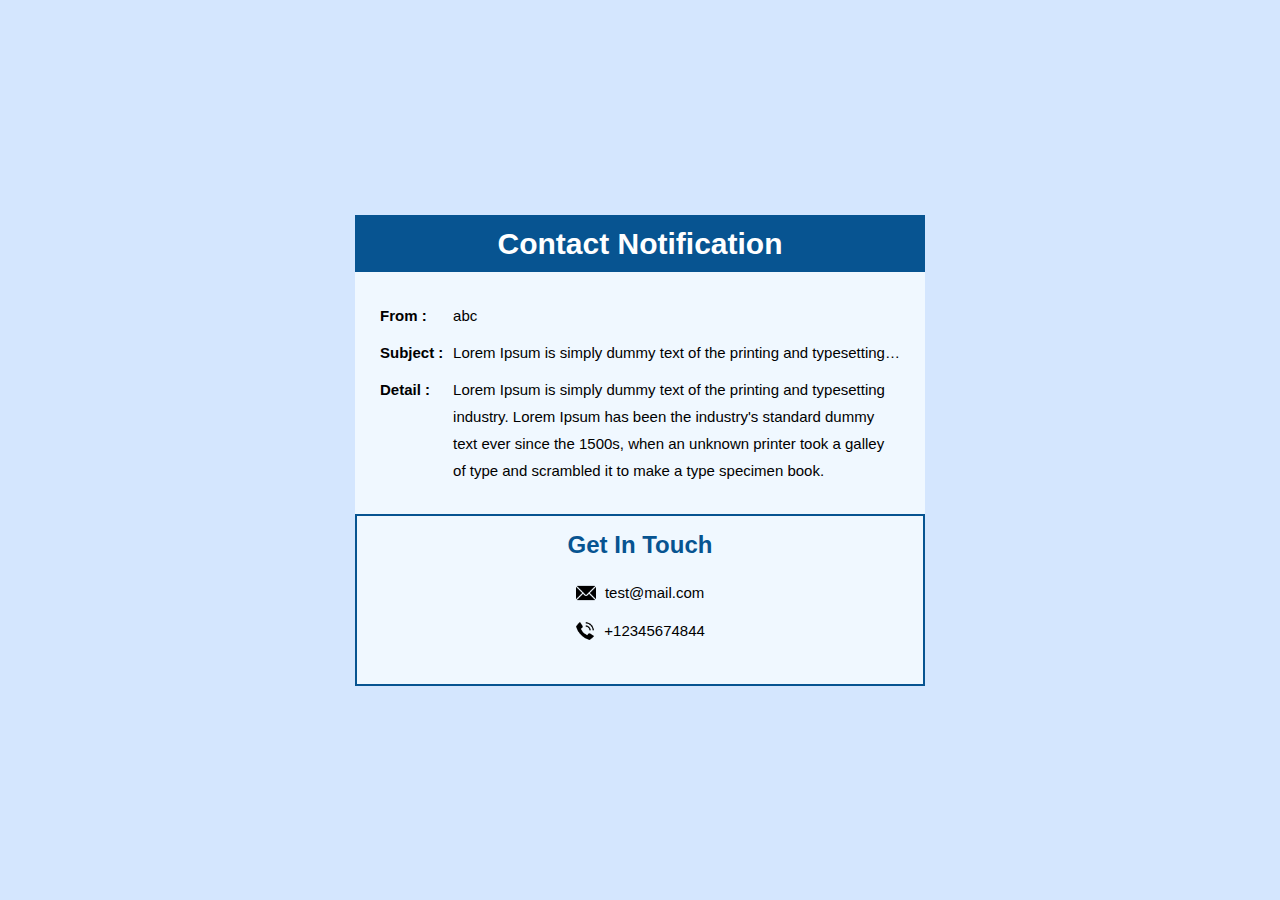
<file: User Email form template/index.html>
<!DOCTYPE html>
<html>
<head>
	<meta charset="utf-8" />
	<meta name="viewport" content="width=device-width, initial-scale=1" />
	<title>Email From Template</title>
</head>

<body style="font-size: 15px; line-height: 27px; font-weight: 500; font-family: sans-serif; box-sizing: border-box; margin: 0; padding: 0;">
	<div class="email-template-div" style="background-color: #d4e6fe; min-height: 100vh; display: flex; width: 100%; justify-content: center; align-items: center; box-sizing: border-box;"> 
		<div class="container" style="width: 100%; max-width: 600px; height: auto; margin: 0 auto; padding: 0 15px; box-sizing: border-box;">
			<div class="email-template-div-info" style="background-color: aliceblue; box-sizing: border-box;">
				<div class="title" style="text-align: center; background-color: #075491; padding: 15px 0px !important; box-sizing: border-box;line-height: inherit;">
					<h1 style="margin:0px;color: #ffffff;">Contact Notification</h1>
				</div>
				<div class="common-padding" style="padding: 30px 0; box-sizing: border-box;">
					<div class="sender-info flex" style="padding: 0 25px; width: 100%; box-sizing: border-box;">
						<div style="display: flex;">
							<label for="from" style="width: 85px; margin-bottom: 10px; font-weight: 600; color: #000;">From : </label>
							<label class="field" for="name" style="width: 100%; color: #000000;"> abc </label>
						</div>

						<div style="display: flex;">
							<label for="subject" style="width: 85px; margin-bottom: 10px; font-weight: 600; color: #000; "> Subject : </label>
						<label class="field subject" for="subject" style="width: 100%; color: #000000; white-space: nowrap; overflow: hidden; text-overflow: ellipsis;"> Lorem Ipsum is simply dummy text of the printing and typesetting industry. </label>
						</div>

						<div style="display: flex;">
							<label for="detail" style="width: 85px; margin-bottom: 10px; font-weight: 600; color: #000;"> Detail : </label>
						<label class="field" for="detail" style="width: 100%; color: #000000;">
							Lorem Ipsum is simply dummy text of the printing and typesetting industry. Lorem Ipsum has been the industry's standard dummy text ever since the 1500s, when an unknown printer took a galley of type and
							scrambled it to make a type specimen book.
						</label>
						</div>
					</div>
				</div>
				<div class="contact-filed" style="text-align: center; box-sizing: border-box; border: 2px solid #075491;">
					<div class="title" style="text-align: center; color: #075491; padding: 15px 0px;  box-sizing: border-box;">
						<h3 style="font-size: 24px; margin:0px;">Get In Touch</h3>
					</div>
					<div class="common-padding" style="padding: 5px 0px 30px 0px; box-sizing: border-box;">
						<div style="margin-bottom: 10px; text-align: center;">
							<img src="email.png" alt="email" style="width: 20px; margin-right: 5px; position: relative; top: 5px;"> 
							<a href="mailto:test@mail.com" style="text-decoration: none !important; color: #000000 !important;"> test@mail.com 
							</a>
						</div>
						<div style="margin-bottom: 10px; text-align: center">
							<img src="telephone-call.png" alt="call" style="width: 20px; margin-right: 5px; position: relative; top: 5px;"> 
							<a href="tel:12345674844" style="text-decoration: none !important; color: #000000 !important;"> +12345674844 
							</a>
						</div> 
					</div>
				</div>
			</div>
		</div>
	</div>
</body>
</html>
</file>
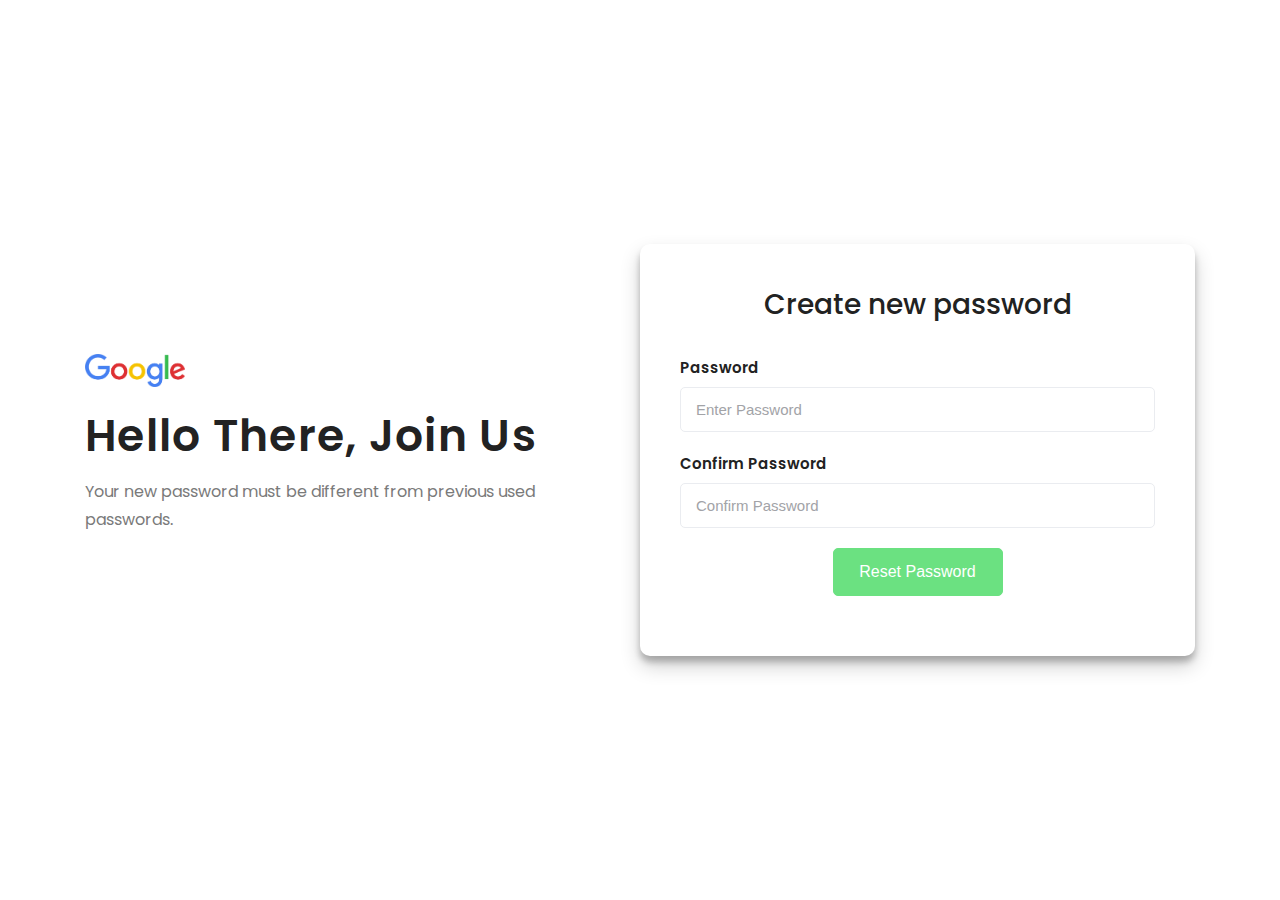
<file: change-password/change-password.html>
<!DOCTYPE html>
<html>
<head>
	<meta charset="utf-8">
	<meta name="viewport" content="width=device-width, initial-scale=1">
	<title> Change Password </title>
	<link rel="stylesheet" type="text/css" href="style.css">
	<link rel="stylesheet" href="https://stackpath.bootstrapcdn.com/font-awesome/4.7.0/css/font-awesome.min.css" />
	<link rel="preconnect" href="https://fonts.googleapis.com">
	<link rel="preconnect" href="https://fonts.gstatic.com" crossorigin>
	<link href="https://fonts.googleapis.com/css2?family=Dancing+Script:wght@400;500;600;700&family=Poppins:wght@100;200;300;500;600;800;900&display=swap" rel="stylesheet">
</head>
<body>

<div class="sign-up common-div">
   <div class="container">
	   	<div class="main-block grid">
			<div class="left-block">
				<div class="logo">
						<img src="images/logo.png" width="100px">
					</div>
				<div class="title">
					<h2> Hello There, Join Us </h2>
				</div>
				<div class="desc">
					<p class="common-para">Your new password must be different from previous used passwords.</p>
				</div>
			</div>
			<div class="right-block common-padding-inside-div">
				<div class="form-details">
					<div class="form-title">
						<h1> Create new password </h1>
					</div>
					
					<form>
					  	<div class="form-group">
						    <label for="password" class="field-title">Password</label>
						    <input type="password" class="input-field" placeholder="Enter Password"  required="">
					  	</div>
					  	<div class="form-group">
						    <label for="password" class="field-title">Confirm Password</label>
						    <input type="password" class="input-field" placeholder="Confirm Password"  required="">
					  	</div>
					  

					  	<div class="form-group common-button">			
					  		<button class="btn" type="submit"> Reset Password </button>
					  	</div>
					</form>

				</div>		
			</div>	
		</div>
	</div>
</div>



</body>
</html>
</file>
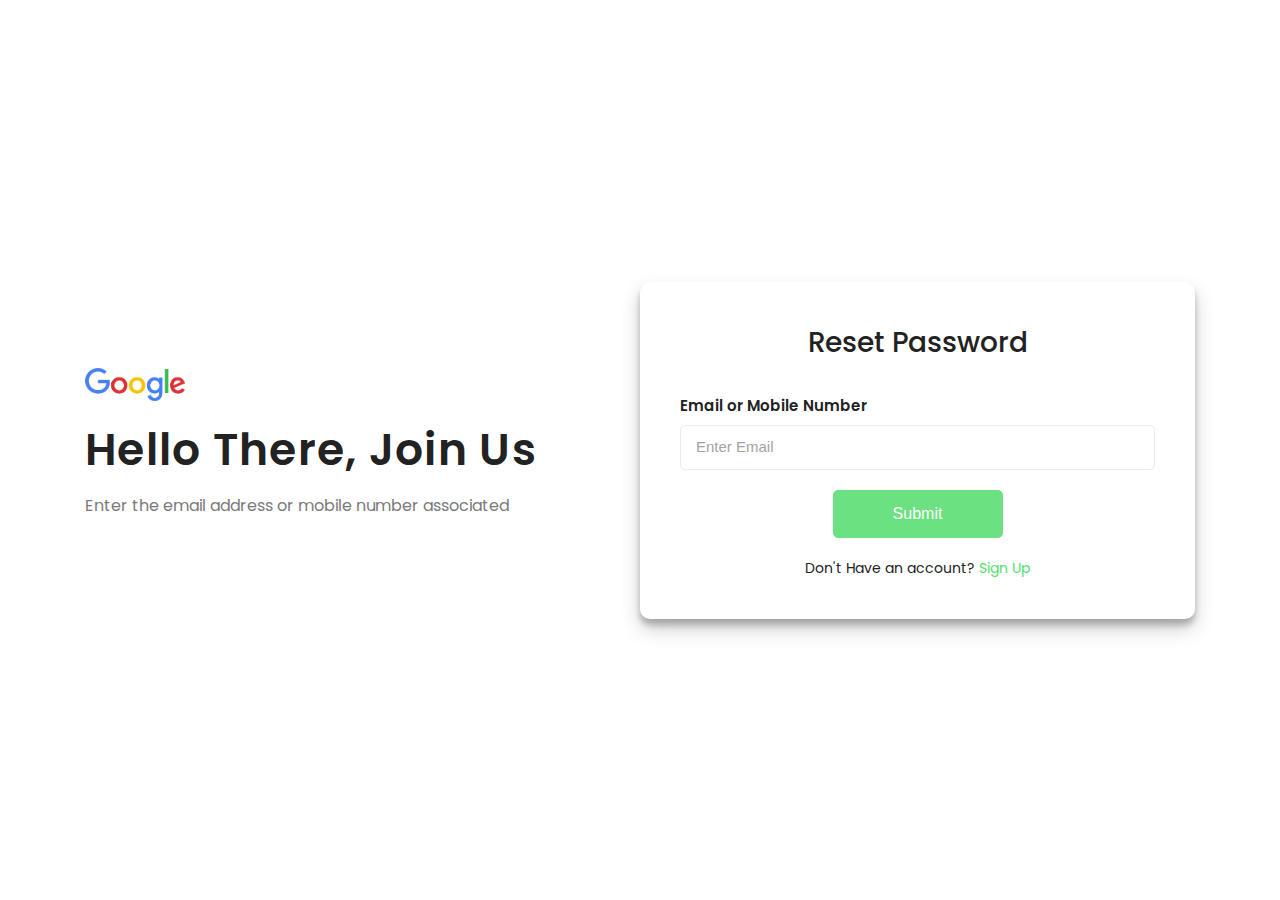
<file: forgot-password/forgot-password.html>
<!DOCTYPE html>
<html>
<head>
	<meta charset="utf-8">
	<meta name="viewport" content="width=device-width, initial-scale=1">
	<title> Forgot Password </title>
	<link rel="stylesheet" type="text/css" href="style.css">
	<link rel="stylesheet" href="https://stackpath.bootstrapcdn.com/font-awesome/4.7.0/css/font-awesome.min.css" />
	<link rel="preconnect" href="https://fonts.googleapis.com">
	<link rel="preconnect" href="https://fonts.gstatic.com" crossorigin>
	<link href="https://fonts.googleapis.com/css2?family=Dancing+Script:wght@400;500;600;700&family=Poppins:wght@100;200;300;500;600;800;900&display=swap" rel="stylesheet">
</head>
<body>

<div class="forgot-password common-div">
   <div class="container">
	   	<div class="main-block grid">
			<div class="left-block">
				<div class="logo">
						<img src="images/logo.png" width="100px">
					</div>
				<div class="title">
					<h2> Hello There, Join Us </h2>
				</div>
				<div class="desc">
					<p class="common-para"> Enter the email address or mobile number associated </p>
				</div>
			</div>
			<div class="right-block common-padding-inside-div">
				<div class="form-details">
					<div class="form-title">
						<h1> Reset Password </h1>
					</div>
					
					<form>
						<div class="form-group">
						    <label for="email" class="field-title">Email or Mobile Number</label>
						    <input type="text" class="input-field" placeholder="Enter Email"  required="">
					  	</div>	
					  	<div class="form-group common-button">			
					  		<button class="btn" type="submit"> Submit </button>
					  	</div>
					</form>

					<div class="small-text">
						Don't Have an account?  <a href="#" class="links"> Sign Up </a>
					</div>

				</div>		
			</div>	
		</div>
	</div>
</div>



</body>
</html>
</file>
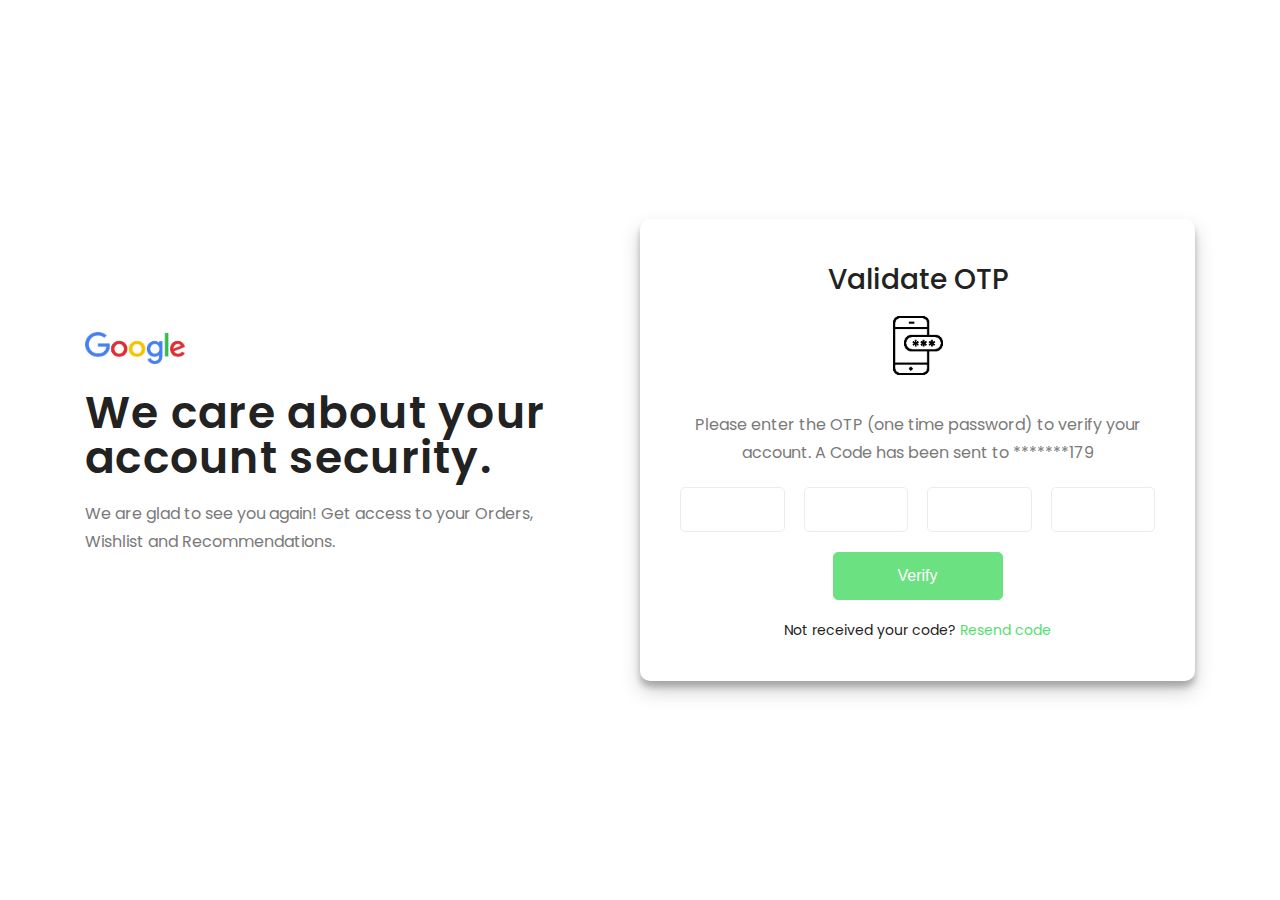
<file: otp-screen/otp-screen.html>
<!DOCTYPE html>
<html>
<head>
	<meta charset="utf-8">
	<meta name="viewport" content="width=device-width, initial-scale=1">
	<title> OTP </title>
	<link rel="stylesheet" type="text/css" href="style.css">
	<link rel="stylesheet" href="https://stackpath.bootstrapcdn.com/font-awesome/4.7.0/css/font-awesome.min.css" />
	<link rel="preconnect" href="https://fonts.googleapis.com">
	<link rel="preconnect" href="https://fonts.gstatic.com" crossorigin>
	<link href="https://fonts.googleapis.com/css2?family=Dancing+Script:wght@400;500;600;700&family=Poppins:wght@100;200;300;500;600;800;900&display=swap" rel="stylesheet">
</head>
<body>

<div class="otp common-div">
   <div class="container">
	   	<div class="main-block grid">
			<div class="left-block">
				<div class="logo">
						<img src="images/logo.png" width="100px">
					</div>
				<div class="title">
					<h2> We care about your account security. </h2>
				</div>
				<div class="desc">
					<p class="common-para"> We are glad to see you again! Get access to your Orders, Wishlist and Recommendations. </p>
				</div>
			</div>
			<div class="right-block common-padding-inside-div">
				<div class="form-details">
					<div class="form-title">
						<h1> Validate OTP </h1>
					</div>
					<div class="otp-img">
						<img src="images/otp-icon.png">
					</div>
					
					<form>
						<div class="desc">
							<p class="common-para"> Please enter the OTP (one time password) to verify your account. A Code has been sent to *******179 </p>
						</div>
						<div class="otp-screen flex">
							<div class="otp-box">
								   <input type="text" class="input-field" maxlength="1" required="" autocomplete="off">
							 </div>
							 <div class="otp-box">
								   <input type="text" class="input-field" maxlength="1" required="" autocomplete="off">
							 </div>	
							 <div class="otp-box">
								   <input type="text" class="input-field" maxlength="1" required="" autocomplete="off">
							 </div>	
							 <div class="otp-box">
								   <input type="text" class="input-field" maxlength="1" required="" autocomplete="off">
							 </div>		
						  </div>	

					  	<div class="form-group common-button">			
					  		<button class="btn" type="submit">  Verify </button>
					  	</div>
					</form>

					<div class="small-text">
						Not received your code?  <a href="#" class="links"> Resend code </a>
					</div>

				</div>		
			</div>	
		</div>
	</div>
</div>



</body>
</html>
</file>
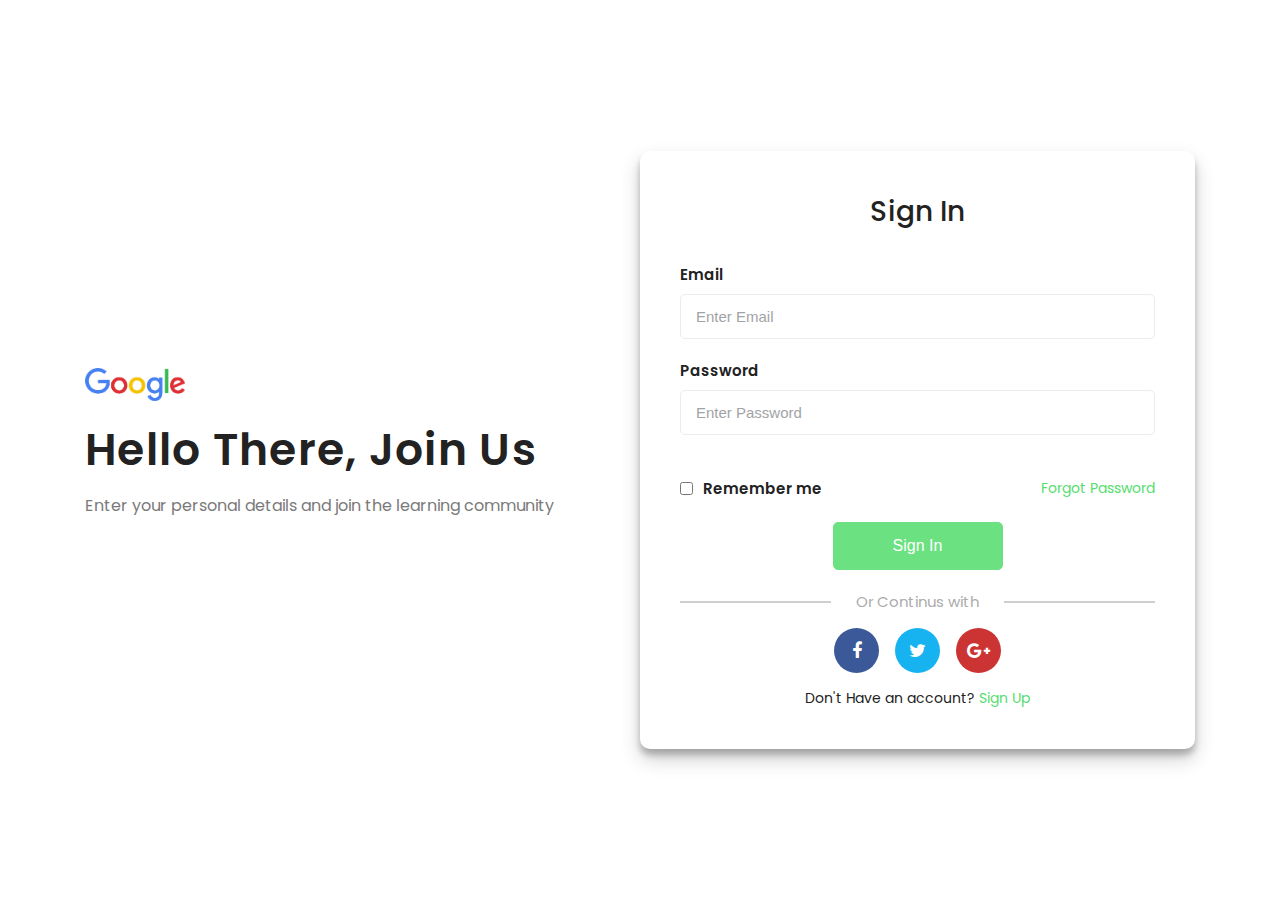
<file: sign-in/sign-in.html>
<!DOCTYPE html>
<html>
<head>
	<meta charset="utf-8">
	<meta name="viewport" content="width=device-width, initial-scale=1">
	<title> Sign Up </title>
	<link rel="stylesheet" type="text/css" href="style.css">
	<link rel="stylesheet" href="https://stackpath.bootstrapcdn.com/font-awesome/4.7.0/css/font-awesome.min.css" />
	<link rel="preconnect" href="https://fonts.googleapis.com">
	<link rel="preconnect" href="https://fonts.gstatic.com" crossorigin>
	<link href="https://fonts.googleapis.com/css2?family=Dancing+Script:wght@400;500;600;700&family=Poppins:wght@100;200;300;500;600;800;900&display=swap" rel="stylesheet">
</head>
<body>

<div class="sign-in common-div">
   <div class="container">
	   	<div class="main-block grid">
			<div class="left-block">
				<div class="logo">
						<img src="images/logo.png" width="100px">
					</div>
				<div class="title">
					<h2> Hello There, Join Us </h2>
				</div>
				<div class="desc">
					<p class="common-para"> Enter your personal details and join the learning community </p>
				</div>
			</div>
			<div class="right-block common-padding-inside-div">
				<div class="form-details">
					<div class="form-title">
						<h1> Sign In </h1>
					</div>
					
					<form>
						<div class="form-group">
						    <label for="email" class="field-title">Email</label>
						    <input type="email" class="input-field" placeholder="Enter Email"  required="">
					  	</div>	
					  	<div class="form-group">
						    <label for="password" class="field-title">Password</label>
						    <input type="password" class="input-field" placeholder="Enter Password"  required="">
					  	</div>
					  	<div class="remember-me-pass">
						  	<div class="form-check flex">
						  		<input name="acceptTerms" type="checkbox" class="form-check-input " value="true"  required="">
						  		<label class="form-check-label field-title">Remember me </label>
						  	</div>
						  	<div class="small-text">
								 <a href="" class="links"> Forgot Password </a>
							</div>
						</div>
					  	<div class="form-group common-button">			
					  		<button class="btn" type="submit"> Sign In </button>
					  	</div>
					</form>

					<div class="continue-with small-text"><span> Or Continus with </span> </div>

					<div class="social-icons">
						<ul> 
							<li><a href="" class="fb"> <i class="fa fa-facebook" aria-hidden="true"></i> </a></li>
		                <li><a href="" class="twitter"> <i class="fa fa-twitter" aria-hidden="true"></i> </a></li>
		                <li><a href="" class="google-plus"> <i class="fa fa-google-plus" aria-hidden="true"></i> </a></li>
						</ul>
					</div>

					<div class="small-text">
						Don't Have an account? <a href="" class="links"> Sign Up </a>
					</div>

				</div>		
			</div>	
		</div>
	</div>
</div>


</body>
</html>
</file>
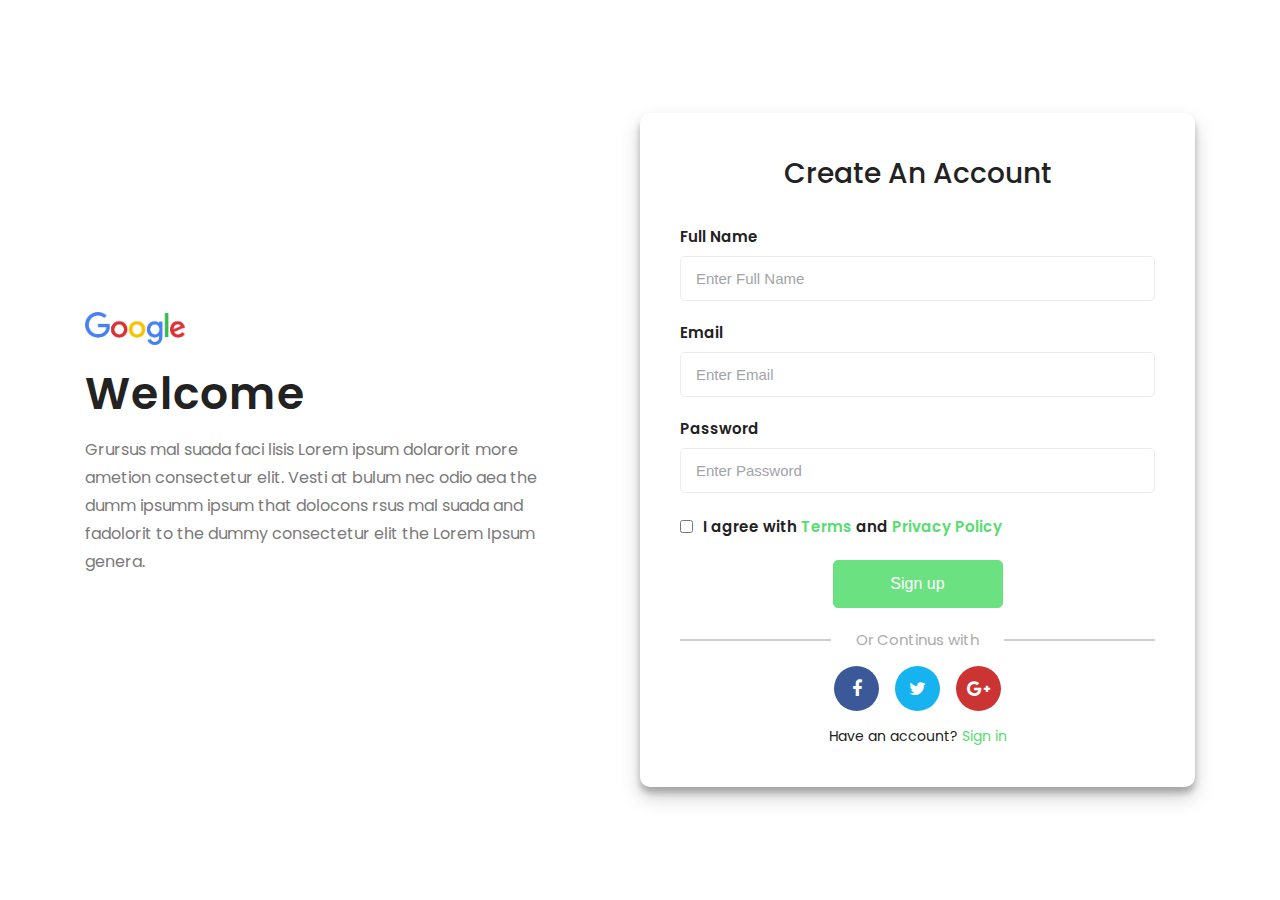
<file: sign-up/sign-up.html>
<!DOCTYPE html>
<html>
<head>
	<meta charset="utf-8">
	<meta name="viewport" content="width=device-width, initial-scale=1">
	<title> Sign Up </title>
	<link rel="stylesheet" type="text/css" href="style.css">
	<link rel="stylesheet" href="https://stackpath.bootstrapcdn.com/font-awesome/4.7.0/css/font-awesome.min.css" />
	<link rel="preconnect" href="https://fonts.googleapis.com">
	<link rel="preconnect" href="https://fonts.gstatic.com" crossorigin>
	<link href="https://fonts.googleapis.com/css2?family=Dancing+Script:wght@400;500;600;700&family=Poppins:wght@100;200;300;500;600;800;900&display=swap" rel="stylesheet">
</head>
<body>

<div class="sign-up common-div">
   <div class="container">
	   	<div class="main-block grid">
			<div class="left-block">
				<div class="logo">
						<img src="images/logo.png" width="100px">
					</div>
				<div class="title">
					<h2> Welcome </h2>
				</div>
				<div class="desc">
					<p class="common-para">Grursus mal suada faci lisis Lorem ipsum dolarorit more ametion consectetur elit. Vesti at bulum nec odio aea the dumm ipsumm ipsum that dolocons rsus mal suada and fadolorit to the dummy consectetur elit the Lorem Ipsum genera.</p>
				</div>
			</div>
			<div class="right-block common-padding-inside-div">
				<div class="form-details">
					<div class="form-title">
						<h1> Create An Account </h1>
					</div>
					
					<form>
						<div class="form-group">
						    <label for="name" class="field-title" >Full Name</label>
						    <input type="name" class="input-field" placeholder="Enter Full Name"  required="">
					  	</div>	
						<div class="form-group">
						    <label for="email" class="field-title">Email</label>
						    <input type="email" class="input-field" placeholder="Enter Email"  required="">
					  	</div>	
					  	<div class="form-group">
						    <label for="password" class="field-title">Password</label>
						    <input type="password" class="input-field" placeholder="Enter Password"  required="">
					  	</div>
					  	<div class="form-check flex">
					  		<input name="acceptTerms" type="checkbox" class="form-check-input " value="true"  required="">
					  		<label class="form-check-label field-title">I agree with <a href="#" class="links"> Terms </a> and <a href="#" class="links"> Privacy Policy </a> </label>
					  	</div>

					  	<div class="form-group common-button">			
					  		<button class="btn" type="submit"> Sign up</button>
					  	</div>
					</form>

					<div class="continue-with small-text"><span> Or Continus with </span> </div>

					<div class="social-icons">
						<ul> 
							<li><a href="" class="fb"> <i class="fa fa-facebook" aria-hidden="true"></i> </a></li>
		                <li><a href="" class="twitter"> <i class="fa fa-twitter" aria-hidden="true"></i> </a></li>
		                <li><a href="" class="google-plus"> <i class="fa fa-google-plus" aria-hidden="true"></i> </a></li>
						</ul>
					</div>

					<div class="small-text">
						Have an account? <a href="#" class="links"> Sign in </a>
					</div>

				</div>		
			</div>	
		</div>
	</div>
</div>



</body>
</html>
</file>
<file: change-password/style.css>
:root {
	--primary-color: #56dd6f; 
}

*, ::after, ::before{
    box-sizing: border-box;
    margin: 0;
	padding: 0;
}
body {
	font-family: 'Poppins', sans-serif;
	font-size: 14px;
}
.container {
	width: 100%;
	max-width: 1280px;
	padding: 0 15px;
	margin: 0 auto;
}
a {
	text-decoration: none;
}
.links {
	text-decoration: none;
	color: #56dd6f;
}
.flex {
	display: flex;
	align-items: center;
}
.grid {
	display: grid;
	grid-template-columns: 1fr 1fr;
	align-items: center;
}

.common-padding-inside-div {
	padding: 50px;
}

.right-block {
	width: 100%;
	text-align: center;
}
.common-para {
	color: #7a7a7a;
    font-size: 16px;
    line-height: 28px;
    font-weight: 400;
    margin-bottom: 12px;
}
.left-block {
	width: 100%;
	padding-right: 10%;
}
.social-icons {
	margin:20px 0;
}
.social-icons ul li {
    margin: 0 8px;
    font-size: 22px;
}
.social-icons ul {
    list-style: none;
    display: flex;
    justify-content: center;
}
.form-title h1{
    margin: 0;
    font-size: 35px;
    font-weight: 500;
    color: #222222;
}

.small-text { 
	font-size: 14px;
	color: #222222;
}

form {
    margin-top: 30px;
}

.form-group {
    text-align: left;
    margin-bottom: 25px;
}
.field-title {
    display: block;
    font-size: 15px;
    margin-bottom: 8px;
    color: #222222;
    font-weight: 600;
}
.input-field {
	width: 100%;
	font-size: 16px;
	padding: 12px 20px;
	border-radius: 5px;
	background: #fff;
   	color: #222222;
    border: 1px solid #eaecf0;
    height: 50px;
}
input::placeholder {
	color: #a2a3a7;
}
input:focus {
	outline: none!important;
	background-color: ;
    color: #131315;
    border-color: #6BE181;
}
.common-button {
	text-align: center;
}
.common-button .btn {
	cursor: pointer;
    border-radius: 5px;
    padding: 14px 25px;
    font-size: 16px;
    min-width: 170px;
    background-color: #6BE181;
    color: #fff;
    border: 1px solid #6BE181;
}
.common-button .btn:hover {
    background-color: #56dd6f;
}
.social-icons {
    margin: 15px 0;
}
.social-icons a {
	width: 51px;
    height: 51px;
    border-radius: 100%;
    color: #fff;
    display: flex;
    background-color: #000;
    align-items: center;
    justify-content: center;
}
.social-icons a.fb {
	background-color: #3b5998;
}
.social-icons a.fb:hover {
	background-color: #4568b2;
}
.social-icons a.google-plus{
	background-color: #CC3333;
}
.social-icons a.google-plus:hover {
	background-color: #d35050;
}
.social-icons a.twitter {
	background-color: #00aceee8;
}
.social-icons a.twitter:hover {
	background-color: #00acee;
}
.common-div { 
    height: 100%;
    min-height: 100vh;
    width: 100%;
    background-color: #ffffff;
    padding: 40px 0;
    align-items: center;
    justify-content: center;
    display: flex;
}
.common-div .left-block .common-button {
	text-align: left;
}
.common-div .left-block .title h2{
	margin: 20px 0;
    font-size: 44px;
    line-height: 45px;
    letter-spacing: 1.3px;
    font-weight: 600;
    color: #222222;
}
.common-div .right-block {
	background-color: #fff;
    border-radius: 10px; 
    box-shadow: 0 10px 20px rgb(0 0 0 / 19%), 0 6px 6px rgb(0 0 0 / 23%);
}

.form-check {
    text-align: left;
    margin: 22px 0;
}

.form-check .field-title {
	margin-bottom: 0;
}

input.form-check-input {
    margin-right: 10px;
}
.continue-with {
	overflow: hidden;
}

.continue-with span {
	text-align: center;
    font-size: 15px;
    color: #acacac;
    display: inline-block;
    position: relative;
    padding: 0 25px;
}
.continue-with span:before {
  display: inline-block;
  content: "";
  height: 2px;
  width: 100%;
  background-color: #cfcfcf;
  left: 100%;
  top: 50%;
  transform: translateY(-50%);
  position: absolute;
  z-index: 1;
}
.continue-with span:after  {
  display: inline-block;
  content: "";
  height: 2px;
  width: 100%;
  background-color: #cfcfcf;
  right: 100%;
  top: 50%;
  transform: translateY(-50%);
  position: absolute;
  z-index: 1;
}



/******************************************************************* Responsive ***********************************************************************/

@media only screen and (min-width: 320px) and (max-width: 767px) {
	.container {
	    max-width: 540px!important;
	}
	.common-div .grid {
		grid-template-columns: 1fr;
	}
	.left-block {
	    padding-right: 0px;
	    margin-bottom: 20px;
	}
	.common-div {
		padding: 40px 0;
	}
	.common-div .left-block .title h2 {
	    margin: 10px 0;
	    font-size: 30px;
	    line-height: inherit;
	}
	.common-padding-inside-div {
	    padding: 25px 15px;
	}
	.form-title h1 {
		font-size: 26px;
	}
	.input-field {
	    padding: 10px 20px;
	    height: 45px;
	}
	input::placeholder {
		font-size: 15px;
	}
	.field-title {
		font-size: 12px;
	}
	.social-icons a {
		width: 45px;
    	height: 45px;
	}
	.common-button .btn {
	    padding: 12px 20px;
	    font-size: 16px;
	    min-width: 140px;
	}
}

@media only screen and (min-width: 768px) and (max-width: 991px) {
	.container {
	    max-width: 750px!important;
	}
	.left-block {
	    padding-right: 25px;
	}
	.common-div {
		padding: 40px 0;
	}
	.common-div .left-block .title h2 {
	    margin: 10px 0;
	    font-size: 38px;
	    line-height: inherit;
	}
	.common-padding-inside-div {
	    padding: 25px 25px;
	}
	.form-title h1 {
		font-size: 26px;
	}
	.input-field {
	    padding: 10px 15px;
	    height: 45px;
	}
	input::placeholder {
		font-size: 15px;
	}
	.field-title {
		font-size: 14px;
	}
	.social-icons a {
		width: 42px;
    	height: 42px;
	}
	.social-icons a i {
		font-size: 16px;
	}
	.common-button .btn {
	    padding: 12px 20px;
	    font-size: 16px;
	    min-width: 140px;
	}
}

@media only screen and (min-width: 992px) and (max-width: 1199px) {
	.container {
	    max-width: 960px!important;
	}
	.left-block {
	    padding-right: 5%;
	}
	.common-div {
		padding: 40px 0;
	}
	.common-div .left-block .title h2 {
	    margin: 10px 0;
	    font-size: 40px;
	    line-height: inherit;
	}
	.common-padding-inside-div {
	    padding: 35px 35px;
	}
	.form-title h1 {
		font-size: 28px;
	}
	.input-field {
	    padding: 10px 15px;
	    height: 45px;
	}
	input::placeholder {
		font-size: 15px;
	}
	.field-title {
		font-size: 14px;
	}
	.social-icons a {
		width: 42px;
    	height: 42px;
	}
	.social-icons a i {
		font-size: 16px;
	}
	.form-group {
		margin-bottom: 20px;
	}
}	

@media only screen and (min-width: 1200px) and (max-width: 1440px) {
	.container {
	    max-width: 1140px!important;
	}
	.common-padding-inside-div {
	    padding: 40px 40px;
	}
	.form-title h1 {
		font-size: 28px;
	}
	.social-icons a {
		width: 45px;
    	height: 45px;
	}
	.social-icons a i {
		font-size: 18px;
	}
	.input-field {
	    padding: 10px 15px;
	    height: 45px;
	}
	input::placeholder {
		font-size: 15px;
	}
	.form-group {
		margin-bottom: 20px;
	}
}
</file>
<file: forgot-password/style.css>
:root {
	--primary-color: #56dd6f; 
}

*, ::after, ::before{
    box-sizing: border-box;
    margin: 0;
	padding: 0;
}
body {
	font-family: 'Poppins', sans-serif;
	font-size: 14px;
}
.container {
	width: 100%;
	max-width: 1280px;
	padding: 0 15px;
	margin: 0 auto;
}
a {
	text-decoration: none;
}
.links {
	text-decoration: none;
	color: #56dd6f;
}
.flex {
	display: flex;
	align-items: center;
}
.grid {
	display: grid;
	grid-template-columns: 1fr 1fr;
	align-items: center;
}

.common-padding-inside-div {
	padding: 50px;
}

.right-block {
	width: 100%;
	text-align: center;
}
.common-para {
	color: #7a7a7a;
    font-size: 16px;
    line-height: 28px;
    font-weight: 400;
    margin-bottom: 12px;
}
.left-block {
	width: 100%;
	padding-right: 10%;
}
.social-icons {
	margin:20px 0;
}
.social-icons ul li {
    margin: 0 8px;
    font-size: 22px;
}
.social-icons ul {
    list-style: none;
    display: flex;
    justify-content: center;
}
.form-title h1{
    margin: 0;
    font-size: 35px;
    font-weight: 500;
    color: #222222;
}

.small-text { 
	font-size: 14px;
	color: #222222;
}

form {
    margin-top: 30px;
}

.form-group {
    text-align: left;
    margin-bottom: 25px;
}
.field-title {
    display: block;
    font-size: 15px;
    margin-bottom: 8px;
    color: #222222;
    font-weight: 600;
}
.input-field {
	width: 100%;
	font-size: 16px;
	padding: 12px 20px;
	border-radius: 5px;
	background: #fff;
   	color: #222222;
    border: 1px solid #eaecf0;
    height: 50px;
}
input::placeholder {
	color: #a2a3a7;
}
input:focus {
	outline: none!important;
	background-color: ;
    color: #131315;
    border-color: #6BE181;
}
.common-button {
	text-align: center;
}
.common-button .btn {
	cursor: pointer;
    border-radius: 5px;
    padding: 14px 25px;
    font-size: 16px;
    min-width: 170px;
    background-color: #6BE181;
    color: #fff;
    border: 1px solid #6BE181;
}
.common-button .btn:hover {
    background-color: #56dd6f;
}
.social-icons {
    margin: 15px 0;
}
.social-icons a {
	width: 51px;
    height: 51px;
    border-radius: 100%;
    color: #fff;
    display: flex;
    background-color: #000;
    align-items: center;
    justify-content: center;
}
.social-icons a.fb {
	background-color: #3b5998;
}
.social-icons a.fb:hover {
	background-color: #4568b2;
}
.social-icons a.google-plus{
	background-color: #CC3333;
}
.social-icons a.google-plus:hover {
	background-color: #d35050;
}
.social-icons a.twitter {
	background-color: #00aceee8;
}
.social-icons a.twitter:hover {
	background-color: #00acee;
}
.common-div { 
    height: 100%;
    min-height: 100vh;
    width: 100%;
    background-color: #ffffff;
    padding: 40px 0;
    align-items: center;
    justify-content: center;
    display: flex;
}
.common-div .left-block .common-button {
	text-align: left;
}
.common-div .left-block .title h2{
	margin: 20px 0;
    font-size: 44px;
    line-height: 45px;
    letter-spacing: 1.3px;
    font-weight: 600;
    color: #222222;
}
.common-div .right-block {
	background-color: #fff;
    border-radius: 10px; 
    box-shadow: 0 10px 20px rgb(0 0 0 / 19%), 0 6px 6px rgb(0 0 0 / 23%);
}

.form-check {
    text-align: left;
    margin: 22px 0;
}

.form-check .field-title {
	margin-bottom: 0;
}

input.form-check-input {
    margin-right: 10px;
}
.continue-with {
	overflow: hidden;
}

.continue-with span {
	text-align: center;
    font-size: 15px;
    color: #acacac;
    display: inline-block;
    position: relative;
    padding: 0 25px;
}
.continue-with span:before {
  display: inline-block;
  content: "";
  height: 2px;
  width: 100%;
  background-color: #cfcfcf;
  left: 100%;
  top: 50%;
  transform: translateY(-50%);
  position: absolute;
  z-index: 1;
}
.continue-with span:after  {
  display: inline-block;
  content: "";
  height: 2px;
  width: 100%;
  background-color: #cfcfcf;
  right: 100%;
  top: 50%;
  transform: translateY(-50%);
  position: absolute;
  z-index: 1;
}



/******************************************************************* Responsive ***********************************************************************/

@media only screen and (min-width: 320px) and (max-width: 767px) {
	.container {
	    max-width: 540px!important;
	}
	.common-div .grid {
		grid-template-columns: 1fr;
	}
	.left-block {
	    padding-right: 0px;
	    margin-bottom: 20px;
	}
	.common-div {
		padding: 40px 0;
	}
	.common-div .left-block .title h2 {
	    margin: 10px 0;
	    font-size: 30px;
	    line-height: inherit;
	}
	.common-padding-inside-div {
	    padding: 25px 15px;
	}
	.form-title h1 {
		font-size: 26px;
	}
	.input-field {
	    padding: 10px 20px;
	    height: 45px;
	}
	input::placeholder {
		font-size: 15px;
	}
	.field-title {
		font-size: 12px;
	}
	.social-icons a {
		width: 45px;
    	height: 45px;
	}
	.common-button .btn {
	    padding: 12px 20px;
	    font-size: 16px;
	    min-width: 140px;
	}
}

@media only screen and (min-width: 768px) and (max-width: 991px) {
	.container {
	    max-width: 750px!important;
	}
	.left-block {
	    padding-right: 25px;
	}
	.common-div {
		padding: 40px 0;
	}
	.common-div .left-block .title h2 {
	    margin: 10px 0;
	    font-size: 38px;
	    line-height: inherit;
	}
	.common-padding-inside-div {
	    padding: 25px 25px;
	}
	.form-title h1 {
		font-size: 26px;
	}
	.input-field {
	    padding: 10px 15px;
	    height: 45px;
	}
	input::placeholder {
		font-size: 15px;
	}
	.field-title {
		font-size: 14px;
	}
	.social-icons a {
		width: 42px;
    	height: 42px;
	}
	.social-icons a i {
		font-size: 16px;
	}
	.common-button .btn {
	    padding: 12px 20px;
	    font-size: 16px;
	    min-width: 140px;
	}
}

@media only screen and (min-width: 992px) and (max-width: 1199px) {
	.container {
	    max-width: 960px!important;
	}
	.left-block {
	    padding-right: 5%;
	}
	.common-div {
		padding: 40px 0;
	}
	.common-div .left-block .title h2 {
	    margin: 10px 0;
	    font-size: 40px;
	    line-height: inherit;
	}
	.common-padding-inside-div {
	    padding: 35px 35px;
	}
	.form-title h1 {
		font-size: 28px;
	}
	.input-field {
	    padding: 10px 15px;
	    height: 45px;
	}
	input::placeholder {
		font-size: 15px;
	}
	.field-title {
		font-size: 14px;
	}
	.social-icons a {
		width: 42px;
    	height: 42px;
	}
	.social-icons a i {
		font-size: 16px;
	}
	.form-group {
		margin-bottom: 20px;
	}
}	

@media only screen and (min-width: 1200px) and (max-width: 1440px) {
	.container {
	    max-width: 1140px!important;
	}
	.common-padding-inside-div {
	    padding: 40px 40px;
	}
	.form-title h1 {
		font-size: 28px;
	}
	.social-icons a {
		width: 45px;
    	height: 45px;
	}
	.social-icons a i {
		font-size: 18px;
	}
	.input-field {
	    padding: 10px 15px;
	    height: 45px;
	}
	input::placeholder {
		font-size: 15px;
	}
	.form-group {
		margin-bottom: 20px;
	}
}
</file>
<file: otp-screen/style.css>
:root {
	--primary-color: #56dd6f; 
}

*, ::after, ::before{
    box-sizing: border-box;
    margin: 0;
	padding: 0;
}
body {
	font-family: 'Poppins', sans-serif;
	font-size: 14px;
}
.container {
	width: 100%;
	max-width: 1280px;
	padding: 0 15px;
	margin: 0 auto;
}
a {
	text-decoration: none;
}
.links {
	text-decoration: none;
	color: #56dd6f;
}
.flex {
	display: flex;
	align-items: center;
}
.grid {
	display: grid;
	grid-template-columns: 1fr 1fr;
	align-items: center;
}

.common-padding-inside-div {
	padding: 50px;
}

.right-block {
	width: 100%;
	text-align: center;
}
.common-para {
	color: #7a7a7a;
    font-size: 16px;
    line-height: 28px;
    font-weight: 400;
    margin-bottom: 12px;
}
.left-block {
	width: 100%;
	padding-right: 10%;
}
.social-icons {
	margin:20px 0;
}
.social-icons ul li {
    margin: 0 8px;
    font-size: 22px;
}
.social-icons ul {
    list-style: none;
    display: flex;
    justify-content: center;
}
.form-title h1{
    margin: 0;
    font-size: 35px;
    font-weight: 500;
    color: #222222;
}

.small-text { 
	font-size: 14px;
	color: #222222;
}

form {
    margin-top: 30px;
}

.form-group {
    text-align: left;
    margin-bottom: 25px;
}
.field-title {
    display: block;
    font-size: 15px;
    margin-bottom: 8px;
    color: #222222;
    font-weight: 600;
}
.input-field {
	width: 100%;
	font-size: 16px;
	padding: 12px 20px;
	border-radius: 5px;
	background: #fff;
   	color: #222222;
    border: 1px solid #eaecf0;
    height: 50px;
}
input::placeholder {
	color: #a2a3a7;
}
input:focus {
	outline: none!important;
	background-color: ;
    color: #131315;
    border-color: #6BE181;
}
.common-button {
	text-align: center;
}
.common-button .btn {
	cursor: pointer;
    border-radius: 5px;
    padding: 14px 25px;
    font-size: 16px;
    min-width: 170px;
    background-color: #6BE181;
    color: #fff;
    border: 1px solid #6BE181;
}
.common-button .btn:hover {
    background-color: #56dd6f;
}
.social-icons {
    margin: 15px 0;
}
.social-icons a {
	width: 51px;
    height: 51px;
    border-radius: 100%;
    color: #fff;
    display: flex;
    background-color: #000;
    align-items: center;
    justify-content: center;
}
.social-icons a.fb {
	background-color: #3b5998;
}
.social-icons a.fb:hover {
	background-color: #4568b2;
}
.social-icons a.google-plus{
	background-color: #CC3333;
}
.social-icons a.google-plus:hover {
	background-color: #d35050;
}
.social-icons a.twitter {
	background-color: #00aceee8;
}
.social-icons a.twitter:hover {
	background-color: #00acee;
}
.common-div { 
    height: 100%;
    min-height: 100vh;
    width: 100%;
    background-color: #ffffff;
    padding: 40px 0;
    align-items: center;
    justify-content: center;
    display: flex;
}
.common-div .left-block .common-button {
	text-align: left;
}
.common-div .left-block .title h2{
	margin: 20px 0;
    font-size: 44px;
    line-height: 45px;
    letter-spacing: 1.3px;
    font-weight: 600;
    color: #222222;
}
.common-div .right-block {
	background-color: #fff;
    border-radius: 10px; 
    box-shadow: 0 10px 20px rgb(0 0 0 / 19%), 0 6px 6px rgb(0 0 0 / 23%);
}

.form-check {
    text-align: left;
    margin: 22px 0;
}

.form-check .field-title {
	margin-bottom: 0;
}

input.form-check-input {
    margin-right: 10px;
}
.continue-with {
	overflow: hidden;
}

.continue-with span {
	text-align: center;
    font-size: 15px;
    color: #acacac;
    display: inline-block;
    position: relative;
    padding: 0 25px;
}
.continue-with span:before {
  display: inline-block;
  content: "";
  height: 2px;
  width: 100%;
  background-color: #cfcfcf;
  left: 100%;
  top: 50%;
  transform: translateY(-50%);
  position: absolute;
  z-index: 1;
}
.continue-with span:after  {
  display: inline-block;
  content: "";
  height: 2px;
  width: 100%;
  background-color: #cfcfcf;
  right: 100%;
  top: 50%;
  transform: translateY(-50%);
  position: absolute;
  z-index: 1;
}
.otp-img img{
	width: 50px;
	margin-top: 15px;
}
.otp-screen {
    margin: 20px 0;
    justify-content: space-between;
}
.otp-box {
    width: 22%;
}
.otp-box input { 
	text-align: center; 
}

/******************************************************************* Responsive ***********************************************************************/

@media only screen and (min-width: 320px) and (max-width: 767px) {
	.container {
	    max-width: 540px!important;
	}
	.common-div .grid {
		grid-template-columns: 1fr;
	}
	.left-block {
	    padding-right: 0px;
	    margin-bottom: 20px;
	}
	.common-div {
		padding: 40px 0;
	}
	.common-div .left-block .title h2 {
	    margin: 10px 0;
	    font-size: 30px;
	    line-height: inherit;
	}
	.common-padding-inside-div {
	    padding: 25px 15px;
	}
	.form-title h1 {
		font-size: 26px;
	}
	.input-field {
	    padding: 10px 20px;
	    height: 45px;
	}
	input::placeholder {
		font-size: 15px;
	}
	.field-title {
		font-size: 12px;
	}
	.social-icons a {
		width: 45px;
    	height: 45px;
	}
	.common-button .btn {
	    padding: 12px 20px;
	    font-size: 16px;
	    min-width: 140px;
	}
}

@media only screen and (min-width: 768px) and (max-width: 991px) {
	.container {
	    max-width: 750px!important;
	}
	.left-block {
	    padding-right: 25px;
	}
	.common-div {
		padding: 40px 0;
	}
	.common-div .left-block .title h2 {
	    margin: 10px 0;
	    font-size: 38px;
	    line-height: inherit;
	}
	.common-padding-inside-div {
	    padding: 25px 25px;
	}
	.form-title h1 {
		font-size: 26px;
	}
	.input-field {
	    padding: 10px 15px;
	    height: 45px;
	}
	input::placeholder {
		font-size: 15px;
	}
	.field-title {
		font-size: 14px;
	}
	.social-icons a {
		width: 42px;
    	height: 42px;
	}
	.social-icons a i {
		font-size: 16px;
	}
	.common-button .btn {
	    padding: 12px 20px;
	    font-size: 16px;
	    min-width: 140px;
	}
}

@media only screen and (min-width: 992px) and (max-width: 1199px) {
	.container {
	    max-width: 960px!important;
	}
	.left-block {
	    padding-right: 5%;
	}
	.common-div {
		padding: 40px 0;
	}
	.common-div .left-block .title h2 {
	    margin: 10px 0;
	    font-size: 40px;
	    line-height: inherit;
	}
	.common-padding-inside-div {
	    padding: 35px 35px;
	}
	.form-title h1 {
		font-size: 28px;
	}
	.input-field {
	    padding: 10px 15px;
	    height: 45px;
	}
	input::placeholder {
		font-size: 15px;
	}
	.field-title {
		font-size: 14px;
	}
	.social-icons a {
		width: 42px;
    	height: 42px;
	}
	.social-icons a i {
		font-size: 16px;
	}
	.form-group {
		margin-bottom: 20px;
	}
}	

@media only screen and (min-width: 1200px) and (max-width: 1440px) {
	.container {
	    max-width: 1140px!important;
	}
	.common-padding-inside-div {
	    padding: 40px 40px;
	}
	.form-title h1 {
		font-size: 28px;
	}
	.social-icons a {
		width: 45px;
    	height: 45px;
	}
	.social-icons a i {
		font-size: 18px;
	}
	.input-field {
	    padding: 10px 15px;
	    height: 45px;
	}
	input::placeholder {
		font-size: 15px;
	}
	.form-group {
		margin-bottom: 20px;
	}
}
</file>
<file: sign-in/style.css>
:root {
	--primary-color: #56dd6f; 
}

*, ::after, ::before{
    box-sizing: border-box;
    margin: 0;
	padding: 0;
}
body {
	font-family: 'Poppins', sans-serif;
	font-size: 14px;
}
.container {
	width: 100%;
	max-width: 1280px;
	padding: 0 15px;
	margin: 0 auto;
}
a {
	text-decoration: none;
}
.links {
	text-decoration: none;
	color: #56dd6f;
}
.flex {
	display: flex;
	align-items: center;
}
.grid {
	display: grid;
	grid-template-columns: 1fr 1fr;
	align-items: center;
}

.common-padding-inside-div {
	padding: 50px;
}

.right-block {
	width: 100%;
	text-align: center;
}
.common-para {
	color: #7a7a7a;
    font-size: 16px;
    line-height: 28px;
    font-weight: 400;
    margin-bottom: 12px;
}
.left-block {
	width: 100%;
	padding-right: 10%;
}
.social-icons {
	margin:20px 0;
}
.social-icons ul li {
    margin: 0 8px;
    font-size: 22px;
}
.social-icons ul {
    list-style: none;
    display: flex;
    justify-content: center;
}
.form-title h1{
    margin: 0;
    font-size: 35px;
    font-weight: 500;
    color: #222222;
}

.small-text { 
	font-size: 14px;
	color: #222222;
}

form {
    margin-top: 30px;
}

.form-group {
    text-align: left;
    margin-bottom: 25px;
}
.field-title {
    display: block;
    font-size: 15px;
    margin-bottom: 8px;
    color: #222222;
    font-weight: 600;
}
.input-field {
	width: 100%;
	font-size: 16px;
	padding: 12px 20px;
	border-radius: 5px;
	background: #fff;
   	color: #222222;
    border: 1px solid #eaecf0;
    height: 50px;
}
input::placeholder {
	color: #a2a3a7;
}
input:focus {
	outline: none!important;
	background-color: ;
    color: #131315;
    border-color: #6BE181;
}
.common-button {
	text-align: center;
}
.common-button .btn {
	cursor: pointer;
    border-radius: 5px;
    padding: 14px 25px;
    font-size: 16px;
    min-width: 170px;
    background-color: #6BE181;
    color: #fff;
    border: 1px solid #6BE181;
}
.common-button .btn:hover {
    background-color: #56dd6f;
}
.social-icons {
    margin: 15px 0;
}
.social-icons a {
	width: 51px;
    height: 51px;
    border-radius: 100%;
    color: #fff;
    display: flex;
    background-color: #000;
    align-items: center;
    justify-content: center;
}
.social-icons a.fb {
	background-color: #3b5998;
}
.social-icons a.fb:hover {
	background-color: #4568b2;
}
.social-icons a.google-plus{
	background-color: #CC3333;
}
.social-icons a.google-plus:hover {
	background-color: #d35050;
}
.social-icons a.twitter {
	background-color: #00aceee8;
}
.social-icons a.twitter:hover {
	background-color: #00acee;
}
.common-div { 
    height: 100%;
    min-height: 100vh;
    width: 100%;
    background-color: #ffffff;
    padding: 40px 0;
    align-items: center;
    justify-content: center;
    display: flex;
}
.common-div .left-block .common-button {
	text-align: left;
}
.common-div .left-block .title h2{
	margin: 20px 0;
    font-size: 44px;
    line-height: 45px;
    letter-spacing: 1.3px;
    font-weight: 600;
    color: #222222;
}
.common-div .right-block {
	background-color: #fff;
    border-radius: 10px; 
    box-shadow: 0 10px 20px rgb(0 0 0 / 19%), 0 6px 6px rgb(0 0 0 / 23%);
}

.form-check {
    text-align: left;
    margin: 22px 0;
}

.form-check .field-title {
	margin-bottom: 0;
}

input.form-check-input {
    margin-right: 10px;
}
.continue-with {
	overflow: hidden;
}

.continue-with span {
	text-align: center;
    font-size: 15px;
    color: #acacac;
    display: inline-block;
    position: relative;
    padding: 0 25px;
}
.continue-with span:before {
  display: inline-block;
  content: "";
  height: 2px;
  width: 100%;
  background-color: #cfcfcf;
  left: 100%;
  top: 50%;
  transform: translateY(-50%);
  position: absolute;
  z-index: 1;
}
.continue-with span:after  {
  display: inline-block;
  content: "";
  height: 2px;
  width: 100%;
  background-color: #cfcfcf;
  right: 100%;
  top: 50%;
  transform: translateY(-50%);
  position: absolute;
  z-index: 1;
}

.remember-me-pass {
	display: flex;
	justify-content: space-between;
	align-items: center;
}



/******************************************************************* Responsive ***********************************************************************/

@media only screen and (min-width: 320px) and (max-width: 767px) {
	.container {
	    max-width: 540px!important;
	}
	.sign-in .grid {
		grid-template-columns: 1fr;
	}
	.left-block {
	    padding-right: 0px;
	    margin-bottom: 20px;
	}
	.common-div {
		padding: 40px 0;
	}
	.common-div .left-block .title h2 {
	    margin: 10px 0;
	    font-size: 38px;
	    line-height: inherit;
	}
	.common-padding-inside-div {
	    padding: 25px 15px;
	}
	.form-title h1 {
		font-size: 26px;
	}
	.input-field {
	    padding: 10px 20px;
	    height: 45px;
	}
	input::placeholder {
		font-size: 15px;
	}
	.field-title {
		font-size: 12px;
	}
	.social-icons a {
		width: 45px;
    	height: 45px;
	}
	.common-button .btn {
	    padding: 12px 20px;
	    font-size: 16px;
	    min-width: 140px;
	}
	.remember-me-pass .links {
		font-size: 13px;
	}
}

@media only screen and (min-width: 768px) and (max-width: 991px) {
	.container {
	    max-width: 750px!important;
	}
	.left-block {
	    padding-right: 25px;
	}
	.common-div {
		padding: 40px 0;
	}
	.common-div .left-block .title h2 {
	    margin: 10px 0;
	    font-size: 38px;
	    line-height: inherit;
	}
	.common-padding-inside-div {
	    padding: 25px 25px;
	}
	.form-title h1 {
		font-size: 26px;
	}
	.input-field {
	    padding: 10px 15px;
	    height: 45px;
	}
	input::placeholder {
		font-size: 15px;
	}
	.field-title {
		font-size: 14px;
	}
	.social-icons a {
		width: 42px;
    	height: 42px;
	}
	.social-icons a i {
		font-size: 16px;
	}
	.common-button .btn {
	    padding: 12px 20px;
	    font-size: 16px;
	    min-width: 140px;
	}
}

@media only screen and (min-width: 992px) and (max-width: 1199px) {
	.container {
	    max-width: 960px!important;
	}
	.left-block {
	    padding-right: 5%;
	}
	.common-div {
		padding: 40px 0;
	}
	.common-div .left-block .title h2 {
	    margin: 10px 0;
	    font-size: 40px;
	    line-height: inherit;
	}
	.common-padding-inside-div {
	    padding: 35px 35px;
	}
	.form-title h1 {
		font-size: 28px;
	}
	.input-field {
	    padding: 10px 15px;
	    height: 45px;
	}
	input::placeholder {
		font-size: 15px;
	}
	.field-title {
		font-size: 14px;
	}
	.social-icons a {
		width: 42px;
    	height: 42px;
	}
	.social-icons a i {
		font-size: 16px;
	}
	.form-group {
		margin-bottom: 20px;
	}
}	

@media only screen and (min-width: 1200px) and (max-width: 1440px) {
	.container {
	    max-width: 1140px!important;
	}
	.common-padding-inside-div {
	    padding: 40px 40px;
	}
	.form-title h1 {
		font-size: 28px;
	}
	.social-icons a {
		width: 45px;
    	height: 45px;
	}
	.social-icons a i {
		font-size: 18px;
	}
	.input-field {
	    padding: 10px 15px;
	    height: 45px;
	}
	input::placeholder {
		font-size: 15px;
	}
	.form-group {
		margin-bottom: 20px;
	}
}
</file>
<file: sign-up/style.css>
:root {
	--primary-color: #56dd6f; 
}

*, ::after, ::before{
    box-sizing: border-box;
    margin: 0;
	padding: 0;
}
body {
	font-family: 'Poppins', sans-serif;
	font-size: 14px;
}
.container {
	width: 100%;
	max-width: 1280px;
	padding: 0 15px;
	margin: 0 auto;
}
a {
	text-decoration: none;
}
.links {
	text-decoration: none;
	color: #56dd6f;
}
.flex {
	display: flex;
	align-items: center;
}
.grid {
	display: grid;
	grid-template-columns: 1fr 1fr;
	align-items: center;
}

.common-padding-inside-div {
	padding: 50px;
}

.right-block {
	width: 100%;
	text-align: center;
}
.common-para {
	color: #7a7a7a;
    font-size: 16px;
    line-height: 28px;
    font-weight: 400;
    margin-bottom: 12px;
}
.left-block {
	width: 100%;
	padding-right: 10%;
}
.social-icons {
	margin:20px 0;
}
.social-icons ul li {
    margin: 0 8px;
    font-size: 22px;
}
.social-icons ul {
    list-style: none;
    display: flex;
    justify-content: center;
}
.form-title h1{
    margin: 0;
    font-size: 35px;
    font-weight: 500;
    color: #222222;
}

.small-text { 
	font-size: 14px;
	color: #222222;
}

form {
    margin-top: 30px;
}

.form-group {
    text-align: left;
    margin-bottom: 25px;
}
.field-title {
    display: block;
    font-size: 15px;
    margin-bottom: 8px;
    color: #222222;
    font-weight: 600;
}
.input-field {
	width: 100%;
	font-size: 16px;
	padding: 12px 20px;
	border-radius: 5px;
	background: #fff;
   	color: #222222;
    border: 1px solid #eaecf0;
    height: 50px;
}
input::placeholder {
	color: #a2a3a7;
}
input:focus {
	outline: none!important;
	background-color: ;
    color: #131315;
    border-color: #6BE181;
}
.common-button {
	text-align: center;
}
.common-button .btn {
	cursor: pointer;
    border-radius: 5px;
    padding: 14px 25px;
    font-size: 16px;
    min-width: 170px;
    background-color: #6BE181;
    color: #fff;
    border: 1px solid #6BE181;
}
.common-button .btn:hover {
    background-color: #56dd6f;
}
.social-icons {
    margin: 15px 0;
}
.social-icons a {
	width: 51px;
    height: 51px;
    border-radius: 100%;
    color: #fff;
    display: flex;
    background-color: #000;
    align-items: center;
    justify-content: center;
}
.social-icons a.fb {
	background-color: #3b5998;
}
.social-icons a.fb:hover {
	background-color: #4568b2;
}
.social-icons a.google-plus{
	background-color: #CC3333;
}
.social-icons a.google-plus:hover {
	background-color: #d35050;
}
.social-icons a.twitter {
	background-color: #00aceee8;
}
.social-icons a.twitter:hover {
	background-color: #00acee;
}
.common-div { 
    height: 100%;
    min-height: 100vh;
    width: 100%;
    background-color: #ffffff;
    padding: 40px 0;
    align-items: center;
    justify-content: center;
    display: flex;
}
.common-div .left-block .common-button {
	text-align: left;
}
.common-div .left-block .title h2{
	margin: 20px 0;
    font-size: 44px;
    line-height: 45px;
    letter-spacing: 1.3px;
    font-weight: 600;
    color: #222222;
}
.common-div .right-block {
	background-color: #fff;
    border-radius: 10px; 
    box-shadow: 0 10px 20px rgb(0 0 0 / 19%), 0 6px 6px rgb(0 0 0 / 23%);
}

.form-check {
    text-align: left;
    margin: 22px 0;
}

.form-check .field-title {
	margin-bottom: 0;
}

input.form-check-input {
    margin-right: 10px;
}
.continue-with {
	overflow: hidden;
}

.continue-with span {
	text-align: center;
    font-size: 15px;
    color: #acacac;
    display: inline-block;
    position: relative;
    padding: 0 25px;
}
.continue-with span:before {
  display: inline-block;
  content: "";
  height: 2px;
  width: 100%;
  background-color: #cfcfcf;
  left: 100%;
  top: 50%;
  transform: translateY(-50%);
  position: absolute;
  z-index: 1;
}
.continue-with span:after  {
  display: inline-block;
  content: "";
  height: 2px;
  width: 100%;
  background-color: #cfcfcf;
  right: 100%;
  top: 50%;
  transform: translateY(-50%);
  position: absolute;
  z-index: 1;
}



/******************************************************************* Responsive ***********************************************************************/

@media only screen and (min-width: 320px) and (max-width: 767px) {
	.container {
	    max-width: 540px!important;
	}
	.sign-up .grid {
		grid-template-columns: 1fr;
	}
	.left-block {
	    padding-right: 0px;
	    margin-bottom: 20px;
	}
	.common-div {
		padding: 40px 0;
	}
	.common-div .left-block .title h2 {
	    margin: 10px 0;
	    font-size: 38px;
	    line-height: inherit;
	}
	.common-padding-inside-div {
	    padding: 25px 15px;
	}
	.form-title h1 {
		font-size: 26px;
	}
	.input-field {
	    padding: 10px 20px;
	    height: 45px;
	}
	input::placeholder {
		font-size: 15px;
	}
	.field-title {
		font-size: 12px;
	}
	.social-icons a {
		width: 45px;
    	height: 45px;
	}
	.common-button .btn {
	    padding: 12px 20px;
	    font-size: 16px;
	    min-width: 140px;
	}
}

@media only screen and (min-width: 768px) and (max-width: 991px) {
	.container {
	    max-width: 750px!important;
	}
	.left-block {
	    padding-right: 25px;
	}
	.common-div {
		padding: 40px 0;
	}
	.common-div .left-block .title h2 {
	    margin: 10px 0;
	    font-size: 38px;
	    line-height: inherit;
	}
	.common-padding-inside-div {
	    padding: 25px 25px;
	}
	.form-title h1 {
		font-size: 26px;
	}
	.input-field {
	    padding: 10px 15px;
	    height: 45px;
	}
	input::placeholder {
		font-size: 15px;
	}
	.field-title {
		font-size: 14px;
	}
	.social-icons a {
		width: 42px;
    	height: 42px;
	}
	.social-icons a i {
		font-size: 16px;
	}
	.common-button .btn {
	    padding: 12px 20px;
	    font-size: 16px;
	    min-width: 140px;
	}
}

@media only screen and (min-width: 992px) and (max-width: 1199px) {
	.container {
	    max-width: 960px!important;
	}
	.left-block {
	    padding-right: 5%;
	}
	.common-div {
		padding: 40px 0;
	}
	.common-div .left-block .title h2 {
	    margin: 10px 0;
	    font-size: 40px;
	    line-height: inherit;
	}
	.common-padding-inside-div {
	    padding: 35px 35px;
	}
	.form-title h1 {
		font-size: 28px;
	}
	.input-field {
	    padding: 10px 15px;
	    height: 45px;
	}
	input::placeholder {
		font-size: 15px;
	}
	.field-title {
		font-size: 14px;
	}
	.social-icons a {
		width: 42px;
    	height: 42px;
	}
	.social-icons a i {
		font-size: 16px;
	}
	.form-group {
		margin-bottom: 20px;
	}
}	

@media only screen and (min-width: 1200px) and (max-width: 1440px) {
	.container {
	    max-width: 1140px!important;
	}
	.common-padding-inside-div {
	    padding: 40px 40px;
	}
	.form-title h1 {
		font-size: 28px;
	}
	.social-icons a {
		width: 45px;
    	height: 45px;
	}
	.social-icons a i {
		font-size: 18px;
	}
	.input-field {
	    padding: 10px 15px;
	    height: 45px;
	}
	input::placeholder {
		font-size: 15px;
	}
	.form-group {
		margin-bottom: 20px;
	}
}
</file>
